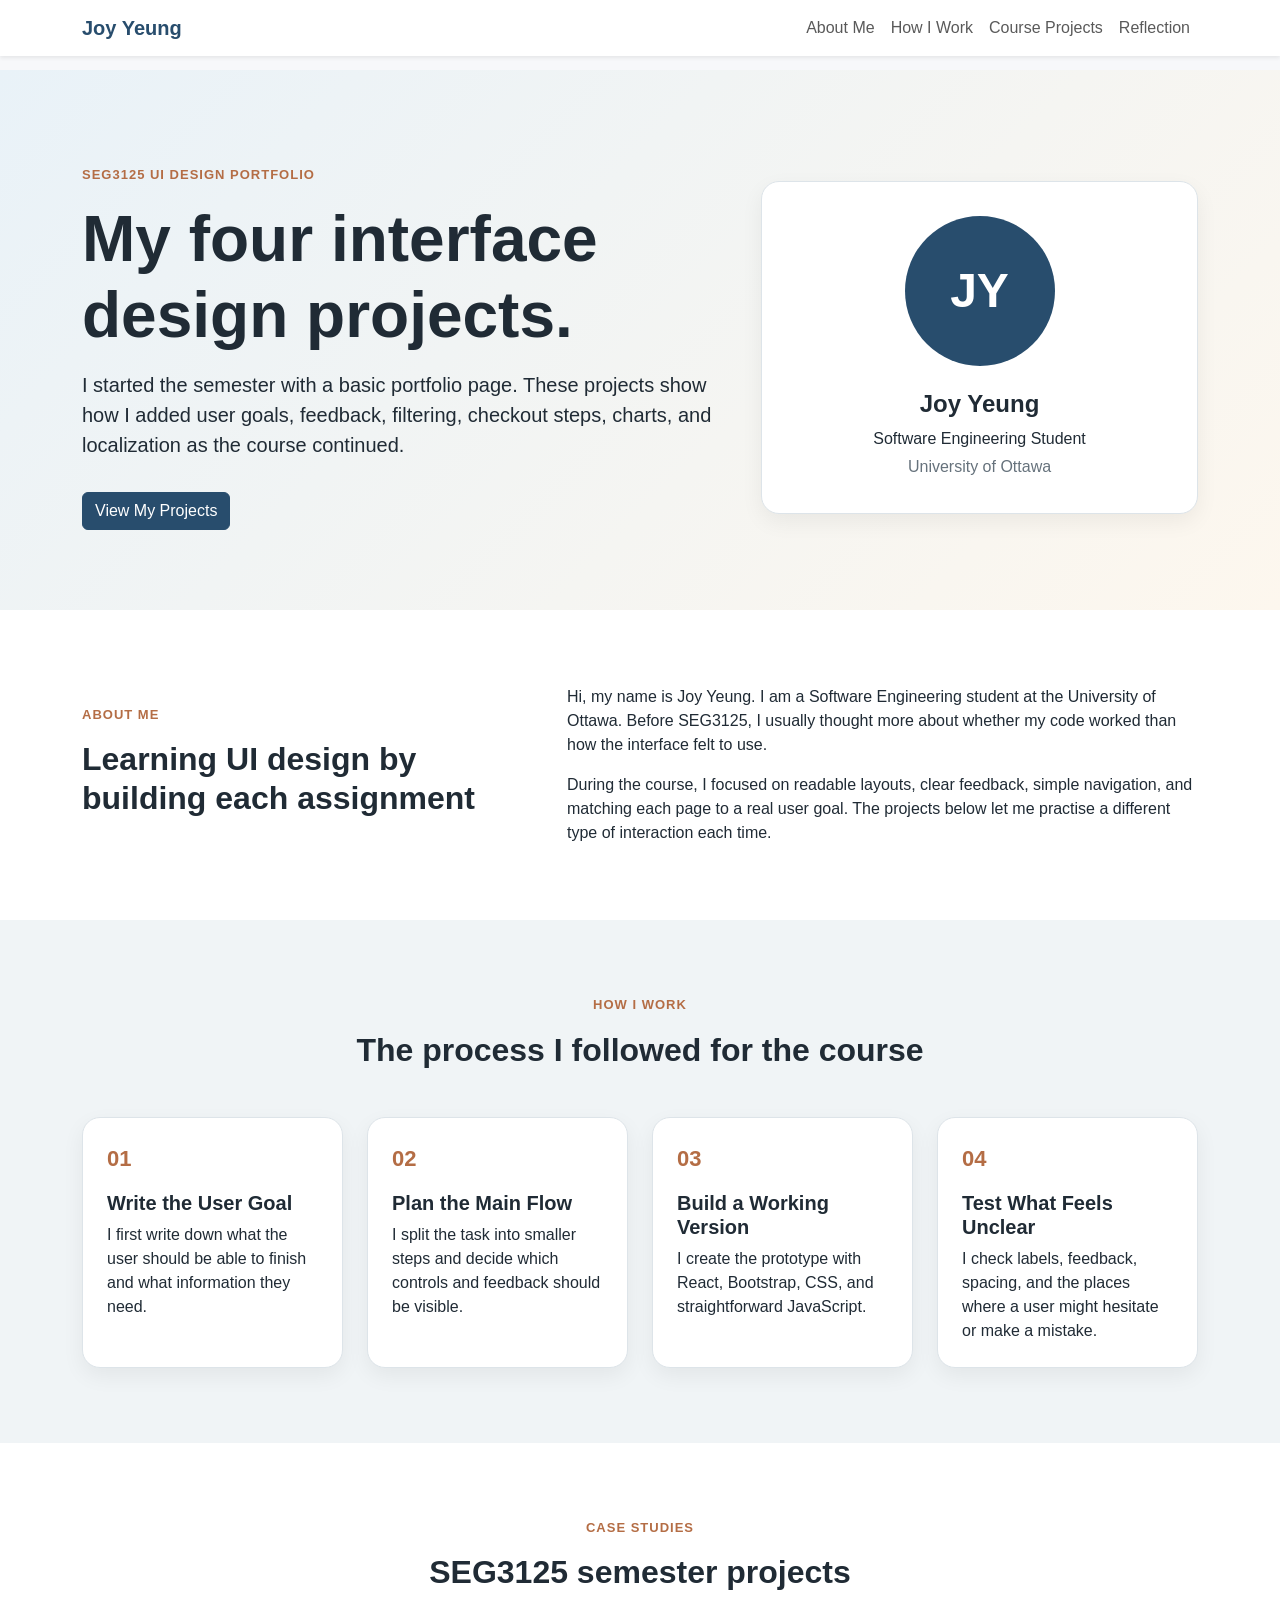
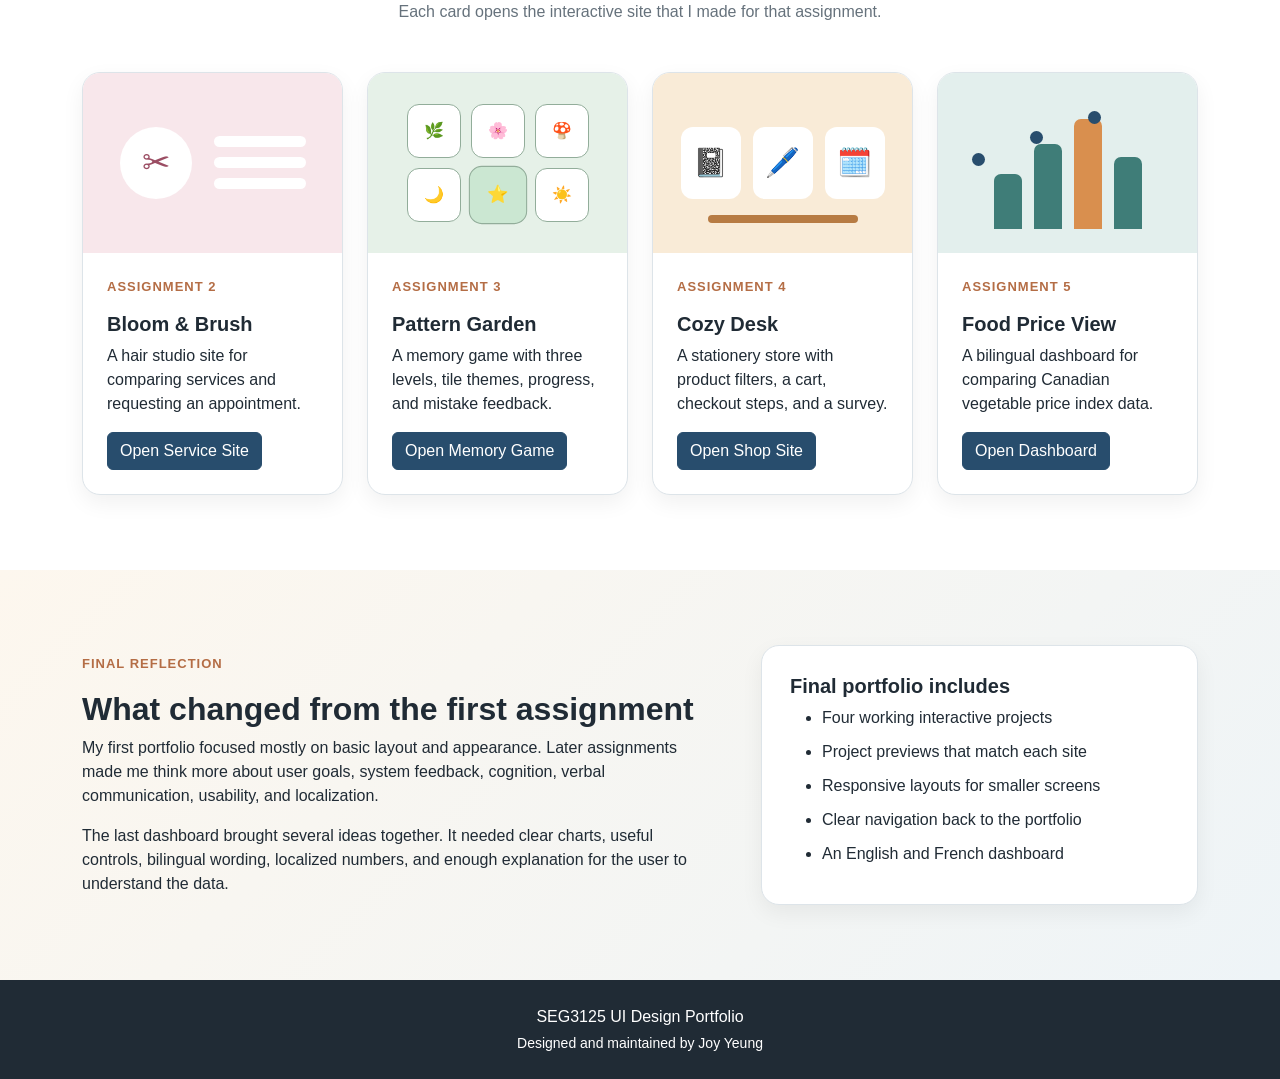
<file: index.html>
<!DOCTYPE html>
<html lang="en">
<head>
  <meta charset="UTF-8">
  <meta name="viewport" content="width=device-width, initial-scale=1.0">
  <title>Joy Yeung | SEG3125 Portfolio</title>

  <link href="https://cdn.jsdelivr.net/npm/bootstrap@5.3.3/dist/css/bootstrap.min.css" rel="stylesheet">
  <link rel="stylesheet" href="portfolio-style.css">
</head>

<body>
  <!-- Main portfolio navigation -->
  <nav class="navbar navbar-expand-lg navbar-light bg-white shadow-sm fixed-top joy-portfolio-nav">
    <div class="container">
      <a class="navbar-brand fw-bold" href="#joyHome">Joy Yeung</a>

      <button class="navbar-toggler" type="button" data-bs-toggle="collapse" data-bs-target="#joyPortfolioMenu"
        aria-controls="joyPortfolioMenu" aria-expanded="false" aria-label="Toggle portfolio navigation">
        <span class="navbar-toggler-icon"></span>
      </button>

      <div class="collapse navbar-collapse" id="joyPortfolioMenu">
        <ul class="navbar-nav ms-auto">
          <li class="nav-item"><a class="nav-link" href="#joyAbout">About Me</a></li>
          <li class="nav-item"><a class="nav-link" href="#joyProcess">How I Work</a></li>
          <li class="nav-item"><a class="nav-link" href="#joyProjects">Course Projects</a></li>
          <li class="nav-item"><a class="nav-link" href="#joyReflection">Reflection</a></li>
        </ul>
      </div>
    </div>
  </nav>

  <!-- Final version of the portfolio introduction -->
  <header id="joyHome" class="joy-portfolio-intro">
    <div class="container">
      <div class="row align-items-center g-5">
        <div class="col-lg-7">
          <p class="joy-kicker">SEG3125 UI Design Portfolio</p>
          <h1 class="display-3 fw-bold">My four interface design projects.</h1>
          <p class="lead mt-3">
            I started the semester with a basic portfolio page. These projects show how I added user goals,
            feedback, filtering, checkout steps, charts, and localization as the course continued.
          </p>
          <a href="#joyProjects" class="btn joy-main-button mt-3">View My Projects</a>
        </div>

        <div class="col-lg-5 text-center">
          <div class="joy-profile-box">
            <div class="joy-initials-circle">JY</div>
            <h2 class="h4 fw-bold mt-4">Joy Yeung</h2>
            <p class="mb-1">Software Engineering Student</p>
            <p class="joy-small-text mb-0">University of Ottawa</p>
          </div>
        </div>
      </div>
    </div>
  </header>

  <section id="joyAbout" class="joy-section-space bg-white">
    <div class="container">
      <div class="row g-5 align-items-center">
        <div class="col-lg-5">
          <p class="joy-section-kicker">About Me</p>
          <h2 class="fw-bold">Learning UI design by building each assignment</h2>
        </div>
        <div class="col-lg-7">
          <p>
            Hi, my name is Joy Yeung. I am a Software Engineering student at the University of Ottawa.
            Before SEG3125, I usually thought more about whether my code worked than how the interface felt to use.
          </p>
          <p class="mb-0">
            During the course, I focused on readable layouts, clear feedback, simple navigation, and matching each
            page to a real user goal. The projects below let me practise a different type of interaction each time.
          </p>
        </div>
      </div>
    </div>
  </section>

  <section id="joyProcess" class="joy-section-space joy-process-background">
    <div class="container">
      <p class="joy-section-kicker text-center">How I Work</p>
      <h2 class="fw-bold text-center mb-5">The process I followed for the course</h2>

      <div class="row g-4">
        <div class="col-md-6 col-xl-3">
          <div class="joy-work-step h-100">
            <span class="joy-step-number">01</span>
            <h3 class="h5 fw-bold">Write the User Goal</h3>
            <p class="mb-0">I first write down what the user should be able to finish and what information they need.</p>
          </div>
        </div>

        <div class="col-md-6 col-xl-3">
          <div class="joy-work-step h-100">
            <span class="joy-step-number">02</span>
            <h3 class="h5 fw-bold">Plan the Main Flow</h3>
            <p class="mb-0">I split the task into smaller steps and decide which controls and feedback should be visible.</p>
          </div>
        </div>

        <div class="col-md-6 col-xl-3">
          <div class="joy-work-step h-100">
            <span class="joy-step-number">03</span>
            <h3 class="h5 fw-bold">Build a Working Version</h3>
            <p class="mb-0">I create the prototype with React, Bootstrap, CSS, and straightforward JavaScript.</p>
          </div>
        </div>

        <div class="col-md-6 col-xl-3">
          <div class="joy-work-step h-100">
            <span class="joy-step-number">04</span>
            <h3 class="h5 fw-bold">Test What Feels Unclear</h3>
            <p class="mb-0">I check labels, feedback, spacing, and the places where a user might hesitate or make a mistake.</p>
          </div>
        </div>
      </div>
    </div>
  </section>

  <!-- Each preview is based on the actual visual style of that prototype. -->
  <section id="joyProjects" class="joy-section-space bg-white">
    <div class="container">
      <p class="joy-section-kicker text-center">Case Studies</p>
      <h2 class="fw-bold text-center mb-2">SEG3125 semester projects</h2>
      <p class="text-center joy-small-text mb-5">Each card opens the interactive site that I made for that assignment.</p>

      <div class="row g-4">
        <div class="col-md-6 col-xl-3">
          <article class="joy-project-tile h-100">
            <div class="joy-project-preview bloom-preview" aria-hidden="true">
              <div class="bloom-scissors">✂</div>
              <div class="bloom-lines"><span></span><span></span><span></span></div>
            </div>
            <div class="joy-project-info">
              <p class="joy-project-number">Assignment 2</p>
              <h3 class="h5 fw-bold">Bloom & Brush</h3>
              <p>A hair studio site for comparing services and requesting an appointment.</p>
              <a href="service-site.html" class="btn joy-project-link">Open Service Site</a>
            </div>
          </article>
        </div>

        <div class="col-md-6 col-xl-3">
          <article class="joy-project-tile h-100">
            <div class="joy-project-preview garden-preview" aria-hidden="true">
              <div class="garden-mini-tile">🌿</div><div class="garden-mini-tile">🌸</div><div class="garden-mini-tile">🍄</div>
              <div class="garden-mini-tile">🌙</div><div class="garden-mini-tile garden-lit-tile">⭐</div><div class="garden-mini-tile">☀️</div>
            </div>
            <div class="joy-project-info">
              <p class="joy-project-number">Assignment 3</p>
              <h3 class="h5 fw-bold">Pattern Garden</h3>
              <p>A memory game with three levels, tile themes, progress, and mistake feedback.</p>
              <a href="memory-game.html" class="btn joy-project-link">Open Memory Game</a>
            </div>
          </article>
        </div>

        <div class="col-md-6 col-xl-3">
          <article class="joy-project-tile h-100">
            <div class="joy-project-preview cozy-preview" aria-hidden="true">
              <div class="cozy-shop-item">📓</div><div class="cozy-shop-item">🖊️</div><div class="cozy-shop-item">🗓️</div>
              <div class="cozy-cart-line"></div>
            </div>
            <div class="joy-project-info">
              <p class="joy-project-number">Assignment 4</p>
              <h3 class="h5 fw-bold">Cozy Desk</h3>
              <p>A stationery store with product filters, a cart, checkout steps, and a survey.</p>
              <a href="shop-site.html" class="btn joy-project-link">Open Shop Site</a>
            </div>
          </article>
        </div>

        <div class="col-md-6 col-xl-3">
          <article class="joy-project-tile h-100">
            <div class="joy-project-preview food-preview" aria-hidden="true">
              <div class="food-preview-bar food-bar-one"></div>
              <div class="food-preview-bar food-bar-two"></div>
              <div class="food-preview-bar food-bar-three"></div>
              <div class="food-preview-bar food-bar-four"></div>
              <div class="food-line-dot food-dot-one"></div>
              <div class="food-line-dot food-dot-two"></div>
              <div class="food-line-dot food-dot-three"></div>
            </div>
            <div class="joy-project-info">
              <p class="joy-project-number">Assignment 5</p>
              <h3 class="h5 fw-bold">Food Price View</h3>
              <p>A bilingual dashboard for comparing Canadian vegetable price index data.</p>
              <a href="dashboard-site.html" class="btn joy-project-link">Open Dashboard</a>
            </div>
          </article>
        </div>
      </div>
    </div>
  </section>

  <section id="joyReflection" class="joy-section-space joy-reflection-background">
    <div class="container">
      <div class="row g-5 align-items-center">
        <div class="col-lg-7">
          <p class="joy-section-kicker">Final Reflection</p>
          <h2 class="fw-bold">What changed from the first assignment</h2>
          <p>
            My first portfolio focused mostly on basic layout and appearance. Later assignments made me think
            more about user goals, system feedback, cognition, verbal communication, usability, and localization.
          </p>
          <p class="mb-0">
            The last dashboard brought several ideas together. It needed clear charts, useful controls, bilingual
            wording, localized numbers, and enough explanation for the user to understand the data.
          </p>
        </div>

        <div class="col-lg-5">
          <div class="joy-final-list">
            <h3 class="h5 fw-bold">Final portfolio includes</h3>
            <ul class="mb-0">
              <li>Four working interactive projects</li>
              <li>Project previews that match each site</li>
              <li>Responsive layouts for smaller screens</li>
              <li>Clear navigation back to the portfolio</li>
              <li>An English and French dashboard</li>
            </ul>
          </div>
        </div>
      </div>
    </div>
  </section>

  <footer class="joy-portfolio-footer text-center">
    <div class="container">
      <p class="mb-1">SEG3125 UI Design Portfolio</p>
      <p class="mb-0 small">Designed and maintained by Joy Yeung</p>
    </div>
  </footer>

  <script src="https://cdn.jsdelivr.net/npm/bootstrap@5.3.3/dist/js/bootstrap.bundle.min.js"></script>
  <script src="portfolio-script.js"></script>
</body>
</html>
</file>
<file: portfolio-style.css>
body {
  font-family: Arial, Helvetica, sans-serif;
  color: #202b35;
  background-color: #f7f8fa;
  padding-top: 70px;
}

/* Portfolio navigation and first screen */
.joy-portfolio-nav .navbar-brand {
  color: #284d6d;
}

.joy-portfolio-intro {
  background: linear-gradient(135deg, #e9f2f8, #fdf7ee);
  padding: 95px 20px 80px 20px;
}

.joy-kicker,
.joy-section-kicker,
.joy-project-number {
  color: #b46d45;
  font-weight: bold;
  text-transform: uppercase;
  letter-spacing: 1px;
  font-size: 13px;
}

.joy-section-space {
  padding: 75px 0;
}

.joy-main-button,
.joy-project-link {
  background-color: #284d6d;
  border-color: #284d6d;
  color: white;
}

.joy-main-button:hover,
.joy-project-link:hover {
  background-color: #1e3b55;
  border-color: #1e3b55;
  color: white;
}

.joy-profile-box,
.joy-work-step,
.joy-project-tile,
.joy-final-list {
  background-color: white;
  border: 1px solid #dde4e9;
  border-radius: 18px;
  box-shadow: 0 8px 22px rgba(0, 0, 0, 0.06);
}

.joy-profile-box {
  padding: 34px;
}

.joy-initials-circle {
  width: 150px;
  height: 150px;
  border-radius: 50%;
  background-color: #284d6d;
  color: white;
  display: flex;
  align-items: center;
  justify-content: center;
  margin: 0 auto;
  font-size: 48px;
  font-weight: bold;
}

.joy-small-text {
  color: #66727c;
}

/* My four-step course process */
.joy-process-background {
  background-color: #f0f4f6;
}

.joy-work-step {
  padding: 24px;
}

.joy-step-number {
  display: inline-block;
  color: #b46d45;
  font-weight: bold;
  font-size: 22px;
  margin-bottom: 16px;
}

/* Project cards and small handmade previews */
.joy-project-tile {
  overflow: hidden;
  transition: transform 0.2s ease;
}

.joy-project-tile:hover {
  transform: translateY(-5px);
}

.joy-project-preview {
  height: 180px;
  padding: 24px;
  position: relative;
}

.joy-project-info {
  padding: 24px;
}

.bloom-preview {
  background-color: #f8e7eb;
  display: flex;
  align-items: center;
  justify-content: center;
  gap: 22px;
}

.bloom-scissors {
  width: 72px;
  height: 72px;
  border-radius: 50%;
  background-color: white;
  color: #9b4d63;
  display: flex;
  align-items: center;
  justify-content: center;
  font-size: 34px;
}

.bloom-lines span {
  display: block;
  width: 92px;
  height: 11px;
  border-radius: 8px;
  background-color: white;
  margin: 10px 0;
}

.garden-preview {
  background-color: #e6f1e8;
  display: grid;
  grid-template-columns: repeat(3, 54px);
  justify-content: center;
  align-content: center;
  gap: 10px;
}

.garden-mini-tile {
  height: 54px;
  border-radius: 12px;
  background-color: white;
  border: 1px solid #92ad9a;
  display: flex;
  align-items: center;
  justify-content: center;
}

.garden-lit-tile {
  background-color: #cbe7d2;
  transform: scale(1.08);
}

.cozy-preview {
  background-color: #f9ebd7;
  display: flex;
  align-items: center;
  justify-content: center;
  gap: 12px;
}

.cozy-shop-item {
  width: 60px;
  height: 72px;
  border-radius: 12px;
  background-color: white;
  display: flex;
  align-items: center;
  justify-content: center;
  font-size: 28px;
}

.cozy-cart-line {
  position: absolute;
  bottom: 30px;
  width: 150px;
  height: 8px;
  border-radius: 8px;
  background-color: #b77b43;
}

.food-preview {
  background-color: #e3efed;
  display: flex;
  align-items: end;
  justify-content: center;
  gap: 12px;
  overflow: hidden;
}

.food-preview-bar {
  width: 28px;
  background-color: #3f7d78;
  border-radius: 7px 7px 0 0;
}

.food-bar-one { height: 55px; }
.food-bar-two { height: 85px; }
.food-bar-three { height: 110px; background-color: #d98f4e; }
.food-bar-four { height: 72px; }

.food-line-dot {
  width: 13px;
  height: 13px;
  border-radius: 50%;
  background-color: #284d6d;
  position: absolute;
}

.food-dot-one { left: 34px; top: 80px; }
.food-dot-two { left: 92px; top: 58px; }
.food-dot-three { left: 150px; top: 38px; }

.joy-reflection-background {
  background: linear-gradient(135deg, #fdf7ee, #eef4f7);
}

.joy-final-list {
  padding: 28px;
}

.joy-final-list li {
  margin-bottom: 10px;
}

.joy-portfolio-footer {
  background-color: #202b35;
  color: white;
  padding: 25px 0;
}

@media (max-width: 768px) {
  .joy-portfolio-intro {
    padding: 70px 18px 55px 18px;
  }

  .joy-section-space {
    padding: 55px 0;
  }
}
</file>
